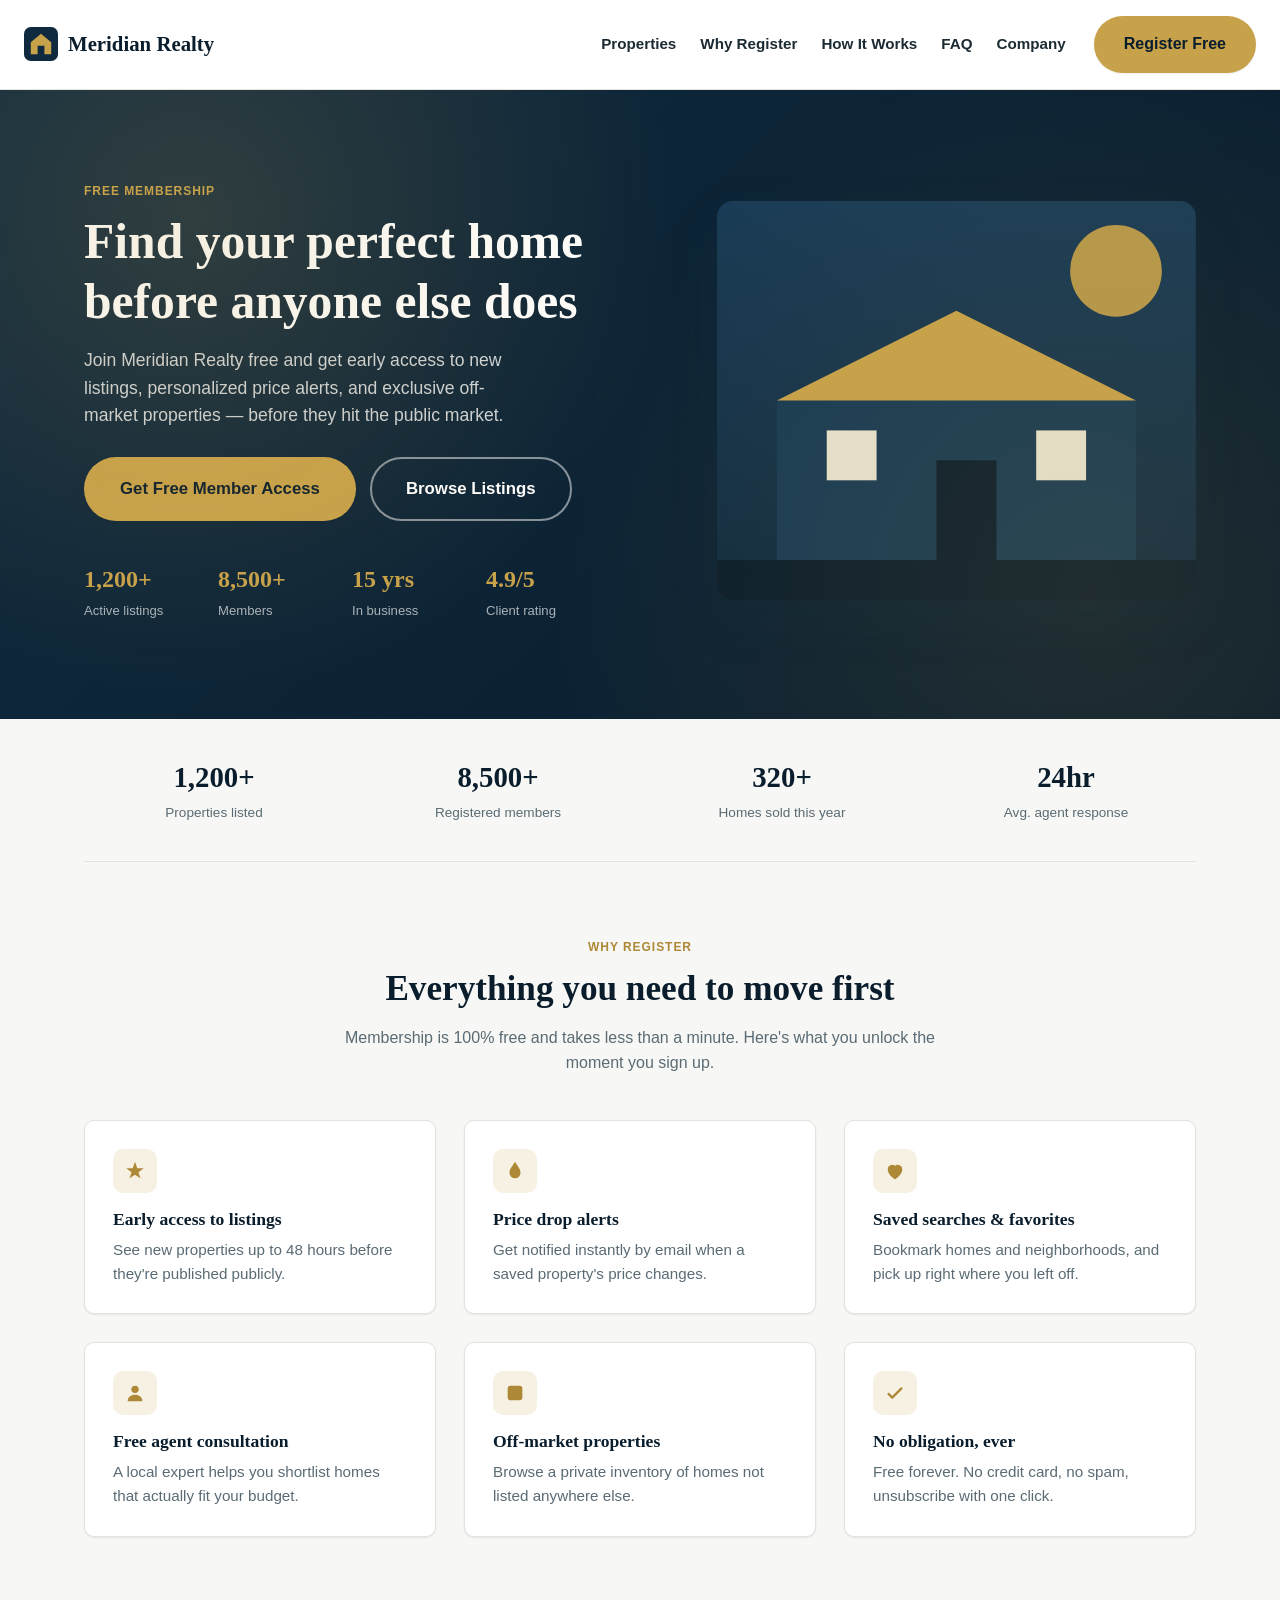
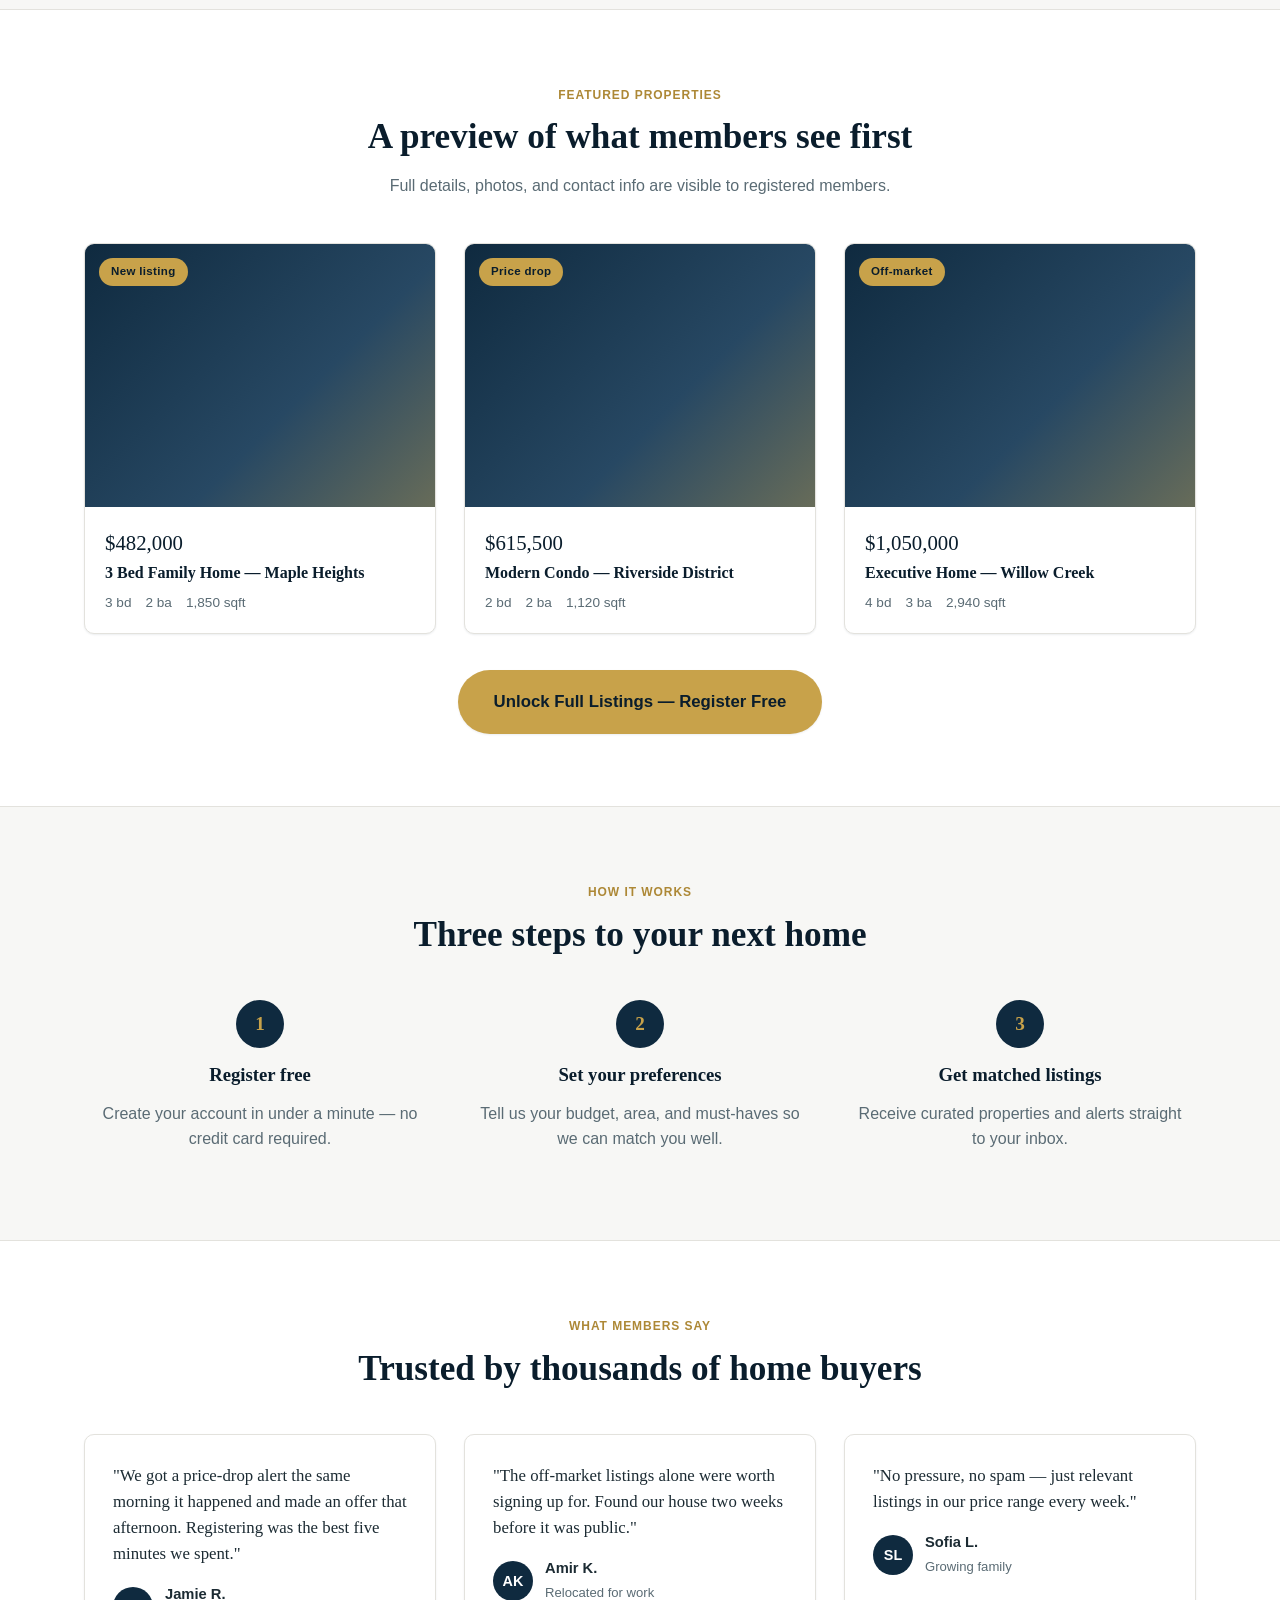
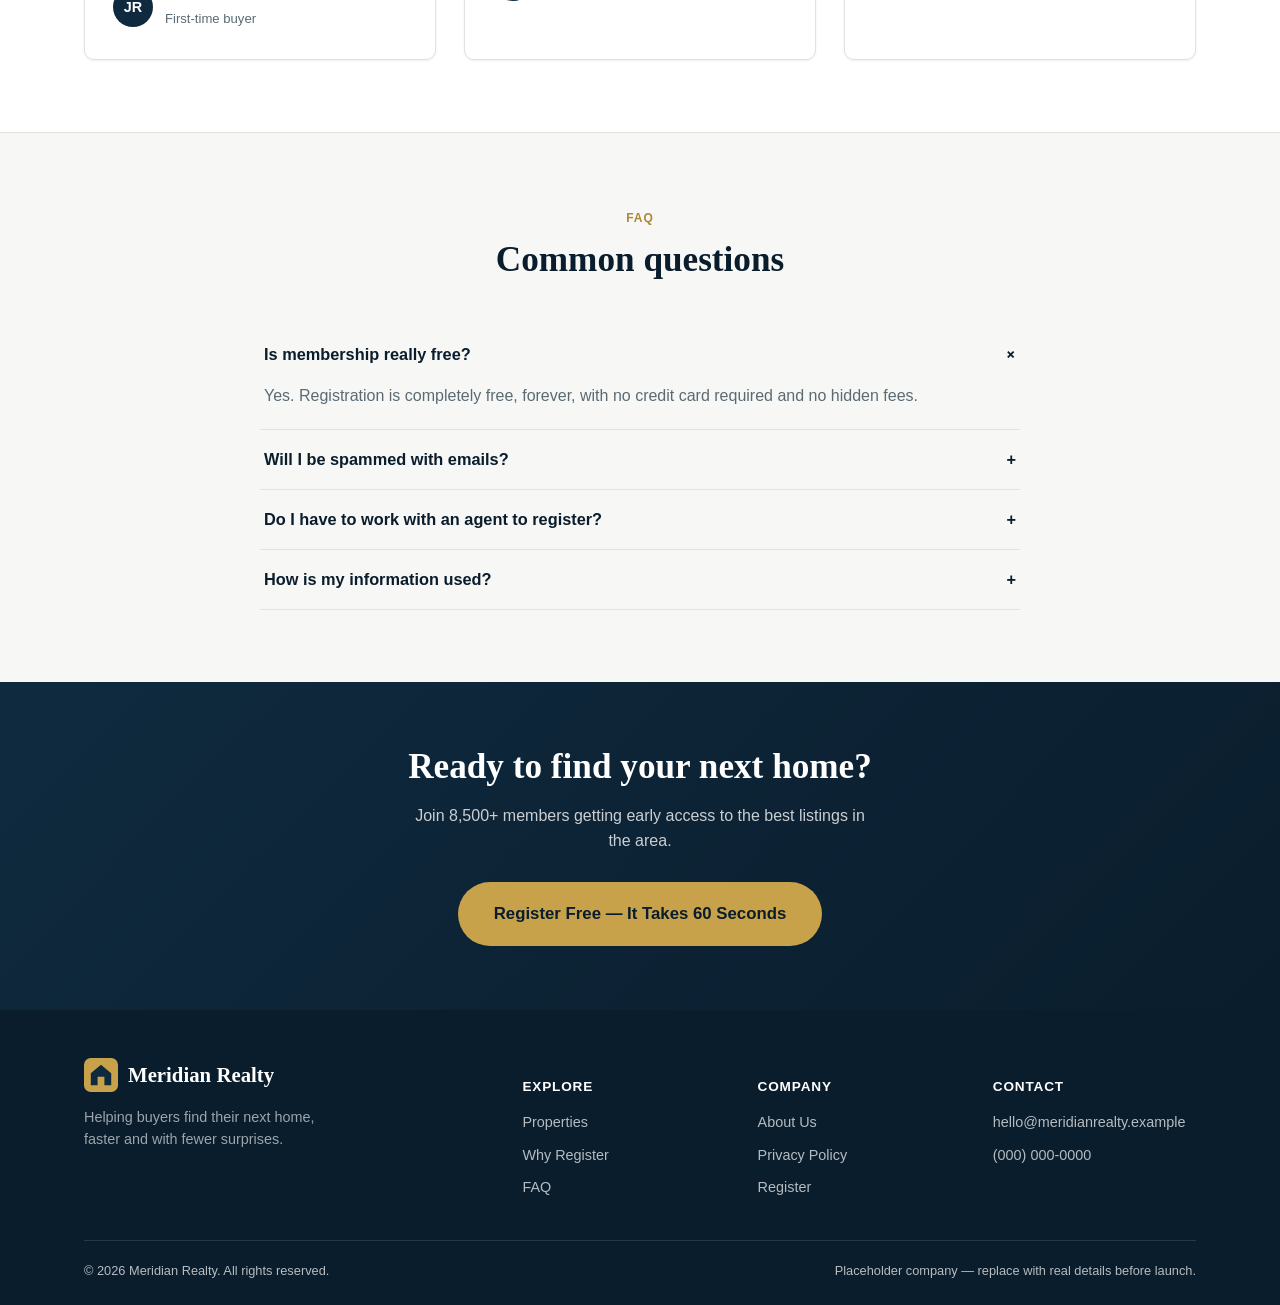
<file: index.html>
<!DOCTYPE html>
<html lang="en">
<head>
  <meta charset="UTF-8" />
  <meta name="viewport" content="width=device-width, initial-scale=1.0" />
  <title>Meridian Realty — Find Your Perfect Home</title>
  <meta name="description" content="Register free with Meridian Realty for early access to new listings, price drop alerts, and off-market properties." />
  <link rel="stylesheet" href="css/styles.css" />
  <!-- GA4: measurement ID lives in js/analytics.js — see README.md -->
  <script src="js/analytics.js"></script>
</head>
<body>

  <header class="site-header">
    <div class="site-header__bar">
      <a class="logo" href="index.html">
        <svg class="logo__mark" viewBox="0 0 40 40" fill="none" xmlns="http://www.w3.org/2000/svg" aria-hidden="true">
          <rect width="40" height="40" rx="8" fill="#0F2A3F"/>
          <path d="M20 8L32 18V32H24V22H16V32H8V18L20 8Z" fill="#C8A24A"/>
        </svg>
        Meridian Realty
      </a>
      <nav class="nav" data-nav>
        <ul class="nav__links">
          <li><a href="index.html#properties">Properties</a></li>
          <li><a href="index.html#benefits">Why Register</a></li>
          <li><a href="index.html#how-it-works">How It Works</a></li>
          <li><a href="index.html#faq">FAQ</a></li>
          <li><a href="company.html">Company</a></li>
        </ul>
        <a class="btn btn--primary" href="register.html" data-cta="header_register">Register Free</a>
        <button class="nav__toggle" data-nav-toggle aria-label="Toggle navigation menu" aria-expanded="false">
          <span></span>
        </button>
      </nav>
    </div>
  </header>

  <main>
    <!-- ================= HERO ================= -->
    <section class="hero">
      <div class="hero__inner">
        <div>
          <span class="eyebrow" style="color:#c8a24a;">Free Membership</span>
          <h1>Find your perfect home before anyone else does</h1>
          <p>Join Meridian Realty free and get early access to new listings, personalized price alerts, and exclusive off-market properties &mdash; before they hit the public market.</p>
          <div class="hero__ctas">
            <a class="btn btn--primary btn--lg" href="register.html" data-cta="hero_register">Get Free Member Access</a>
            <a class="btn btn--ghost btn--lg" href="#properties" data-cta="hero_browse">Browse Listings</a>
          </div>
          <div class="hero__trust">
            <div><strong>1,200+</strong><span>Active listings</span></div>
            <div><strong>8,500+</strong><span>Members</span></div>
            <div><strong>15 yrs</strong><span>In business</span></div>
            <div><strong>4.9/5</strong><span>Client rating</span></div>
          </div>
        </div>
        <div class="hero__art">
          <svg viewBox="0 0 480 400" xmlns="http://www.w3.org/2000/svg" role="img" aria-label="Illustration of a modern house">
            <defs>
              <linearGradient id="skyGrad" x1="0" y1="0" x2="0" y2="1">
                <stop offset="0" stop-color="#1a3c56"/>
                <stop offset="1" stop-color="#0f2a3f"/>
              </linearGradient>
            </defs>
            <rect width="480" height="400" fill="url(#skyGrad)"/>
            <circle cx="400" cy="70" r="46" fill="#c8a24a" opacity="0.9"/>
            <rect x="60" y="200" width="360" height="160" fill="#173a53"/>
            <polygon points="60,200 240,110 420,200" fill="#c8a24a"/>
            <rect x="220" y="260" width="60" height="100" fill="#0a1d2c"/>
            <rect x="110" y="230" width="50" height="50" fill="#e7e2cf"/>
            <rect x="320" y="230" width="50" height="50" fill="#e7e2cf"/>
            <rect x="0" y="360" width="480" height="40" fill="#0a1d2c"/>
          </svg>
        </div>
      </div>
    </section>

    <!-- ================= STAT BAR ================= -->
    <div class="container">
      <div class="statbar" style="border-bottom:1px solid var(--color-border);">
        <div class="statbar__item"><strong>1,200+</strong><span>Properties listed</span></div>
        <div class="statbar__item"><strong>8,500+</strong><span>Registered members</span></div>
        <div class="statbar__item"><strong>320+</strong><span>Homes sold this year</span></div>
        <div class="statbar__item"><strong>24hr</strong><span>Avg. agent response</span></div>
      </div>
    </div>

    <!-- ================= BENEFITS ================= -->
    <section class="section" id="benefits">
      <div class="container">
        <div class="section-head">
          <span class="eyebrow">Why register</span>
          <h2>Everything you need to move first</h2>
          <p>Membership is 100% free and takes less than a minute. Here's what you unlock the moment you sign up.</p>
        </div>
        <div class="grid grid--3">
          <div class="card">
            <div class="card__icon" aria-hidden="true">
              <svg width="22" height="22" viewBox="0 0 24 24" fill="none"><path d="M12 2L14.5 9H21.5L15.8 13.3L18 20L12 16L6 20L8.2 13.3L2.5 9H9.5L12 2Z" fill="currentColor"/></svg>
            </div>
            <h3>Early access to listings</h3>
            <p>See new properties up to 48 hours before they're published publicly.</p>
          </div>
          <div class="card">
            <div class="card__icon" aria-hidden="true">
              <svg width="22" height="22" viewBox="0 0 24 24" fill="none"><path d="M12 2C10 6 6 9 6 14a6 6 0 0012 0c0-5-4-8-6-12z" fill="currentColor"/></svg>
            </div>
            <h3>Price drop alerts</h3>
            <p>Get notified instantly by email when a saved property's price changes.</p>
          </div>
          <div class="card">
            <div class="card__icon" aria-hidden="true">
              <svg width="22" height="22" viewBox="0 0 24 24" fill="none"><path d="M12 21s-8-4.6-8-11a4.8 4.8 0 018-3.6A4.8 4.8 0 0120 10c0 6.4-8 11-8 11z" fill="currentColor"/></svg>
            </div>
            <h3>Saved searches &amp; favorites</h3>
            <p>Bookmark homes and neighborhoods, and pick up right where you left off.</p>
          </div>
          <div class="card">
            <div class="card__icon" aria-hidden="true">
              <svg width="22" height="22" viewBox="0 0 24 24" fill="none"><circle cx="12" cy="8" r="4" fill="currentColor"/><path d="M4 21c0-4.4 3.6-7 8-7s8 2.6 8 7" fill="currentColor"/></svg>
            </div>
            <h3>Free agent consultation</h3>
            <p>A local expert helps you shortlist homes that actually fit your budget.</p>
          </div>
          <div class="card">
            <div class="card__icon" aria-hidden="true">
              <svg width="22" height="22" viewBox="0 0 24 24" fill="none"><rect x="4" y="4" width="16" height="16" rx="3" fill="currentColor"/></svg>
            </div>
            <h3>Off-market properties</h3>
            <p>Browse a private inventory of homes not listed anywhere else.</p>
          </div>
          <div class="card">
            <div class="card__icon" aria-hidden="true">
              <svg width="22" height="22" viewBox="0 0 24 24" fill="none"><path d="M5 13l4 4L19 7" stroke="currentColor" stroke-width="2.5" fill="none" stroke-linecap="round" stroke-linejoin="round"/></svg>
            </div>
            <h3>No obligation, ever</h3>
            <p>Free forever. No credit card, no spam, unsubscribe with one click.</p>
          </div>
        </div>
      </div>
    </section>

    <!-- ================= FEATURED PROPERTIES ================= -->
    <section class="section section--alt" id="properties">
      <div class="container">
        <div class="section-head">
          <span class="eyebrow">Featured properties</span>
          <h2>A preview of what members see first</h2>
          <p>Full details, photos, and contact info are visible to registered members.</p>
        </div>
        <div class="grid grid--3">
          <div class="property">
            <div class="property__media">
              <span class="property__badge">New listing</span>
              <div class="property__lock">
                <svg width="26" height="26" viewBox="0 0 24 24" fill="none"><rect x="5" y="11" width="14" height="9" rx="2" fill="#fff"/><path d="M8 11V8a4 4 0 018 0v3" stroke="#fff" stroke-width="2" fill="none"/></svg>
                <span>Register to view full details</span>
              </div>
            </div>
            <div class="property__body">
              <div class="property__price">$482,000</div>
              <h3 style="font-size:1rem;margin-bottom:0;">3 Bed Family Home &mdash; Maple Heights</h3>
              <div class="property__meta">
                <span>3 bd</span><span>2 ba</span><span>1,850 sqft</span>
              </div>
            </div>
          </div>
          <div class="property">
            <div class="property__media">
              <span class="property__badge">Price drop</span>
              <div class="property__lock">
                <svg width="26" height="26" viewBox="0 0 24 24" fill="none"><rect x="5" y="11" width="14" height="9" rx="2" fill="#fff"/><path d="M8 11V8a4 4 0 018 0v3" stroke="#fff" stroke-width="2" fill="none"/></svg>
                <span>Register to view full details</span>
              </div>
            </div>
            <div class="property__body">
              <div class="property__price">$615,500</div>
              <h3 style="font-size:1rem;margin-bottom:0;">Modern Condo &mdash; Riverside District</h3>
              <div class="property__meta">
                <span>2 bd</span><span>2 ba</span><span>1,120 sqft</span>
              </div>
            </div>
          </div>
          <div class="property">
            <div class="property__media">
              <span class="property__badge">Off-market</span>
              <div class="property__lock">
                <svg width="26" height="26" viewBox="0 0 24 24" fill="none"><rect x="5" y="11" width="14" height="9" rx="2" fill="#fff"/><path d="M8 11V8a4 4 0 018 0v3" stroke="#fff" stroke-width="2" fill="none"/></svg>
                <span>Register to view full details</span>
              </div>
            </div>
            <div class="property__body">
              <div class="property__price">$1,050,000</div>
              <h3 style="font-size:1rem;margin-bottom:0;">Executive Home &mdash; Willow Creek</h3>
              <div class="property__meta">
                <span>4 bd</span><span>3 ba</span><span>2,940 sqft</span>
              </div>
            </div>
          </div>
        </div>
        <div style="text-align:center;margin-top:36px;">
          <a class="btn btn--primary btn--lg" href="register.html" data-cta="properties_unlock">Unlock Full Listings — Register Free</a>
        </div>
      </div>
    </section>

    <!-- ================= HOW IT WORKS ================= -->
    <section class="section" id="how-it-works">
      <div class="container">
        <div class="section-head">
          <span class="eyebrow">How it works</span>
          <h2>Three steps to your next home</h2>
        </div>
        <div class="steps">
          <div class="step">
            <div class="step__num">1</div>
            <h3>Register free</h3>
            <p>Create your account in under a minute &mdash; no credit card required.</p>
          </div>
          <div class="step">
            <div class="step__num">2</div>
            <h3>Set your preferences</h3>
            <p>Tell us your budget, area, and must-haves so we can match you well.</p>
          </div>
          <div class="step">
            <div class="step__num">3</div>
            <h3>Get matched listings</h3>
            <p>Receive curated properties and alerts straight to your inbox.</p>
          </div>
        </div>
      </div>
    </section>

    <!-- ================= TESTIMONIALS ================= -->
    <section class="section section--alt">
      <div class="container">
        <div class="section-head">
          <span class="eyebrow">What members say</span>
          <h2>Trusted by thousands of home buyers</h2>
        </div>
        <div class="grid grid--3">
          <div class="testimonial">
            <p class="testimonial__quote">"We got a price-drop alert the same morning it happened and made an offer that afternoon. Registering was the best five minutes we spent."</p>
            <div class="testimonial__person">
              <div class="testimonial__avatar">JR</div>
              <div><strong>Jamie R.</strong><span>First-time buyer</span></div>
            </div>
          </div>
          <div class="testimonial">
            <p class="testimonial__quote">"The off-market listings alone were worth signing up for. Found our house two weeks before it was public."</p>
            <div class="testimonial__person">
              <div class="testimonial__avatar">AK</div>
              <div><strong>Amir K.</strong><span>Relocated for work</span></div>
            </div>
          </div>
          <div class="testimonial">
            <p class="testimonial__quote">"No pressure, no spam &mdash; just relevant listings in our price range every week."</p>
            <div class="testimonial__person">
              <div class="testimonial__avatar">SL</div>
              <div><strong>Sofia L.</strong><span>Growing family</span></div>
            </div>
          </div>
        </div>
      </div>
    </section>

    <!-- ================= FAQ ================= -->
    <section class="section" id="faq">
      <div class="container">
        <div class="section-head">
          <span class="eyebrow">FAQ</span>
          <h2>Common questions</h2>
        </div>
        <div class="faq">
          <div class="faq-item" data-open="true">
            <button class="faq-item__q" aria-expanded="true">
              Is membership really free?
              <span class="faq-item__icon" aria-hidden="true">+</span>
            </button>
            <div class="faq-item__a"><p>Yes. Registration is completely free, forever, with no credit card required and no hidden fees.</p></div>
          </div>
          <div class="faq-item" data-open="false">
            <button class="faq-item__q" aria-expanded="false">
              Will I be spammed with emails?
              <span class="faq-item__icon" aria-hidden="true">+</span>
            </button>
            <div class="faq-item__a"><p>No. You control your alert frequency and can unsubscribe from any email with one click.</p></div>
          </div>
          <div class="faq-item" data-open="false">
            <button class="faq-item__q" aria-expanded="false">
              Do I have to work with an agent to register?
              <span class="faq-item__icon" aria-hidden="true">+</span>
            </button>
            <div class="faq-item__a"><p>Not at all. Browsing and saving listings is self-serve. Agent consultations are optional and free if you want one.</p></div>
          </div>
          <div class="faq-item" data-open="false">
            <button class="faq-item__q" aria-expanded="false">
              How is my information used?
              <span class="faq-item__icon" aria-hidden="true">+</span>
            </button>
            <div class="faq-item__a"><p>We only use your details to match you with relevant listings. See our <a href="privacy.html">Privacy Policy</a> for details.</p></div>
          </div>
        </div>
      </div>
    </section>

    <!-- ================= FINAL CTA ================= -->
    <section class="cta-band">
      <h2>Ready to find your next home?</h2>
      <p>Join 8,500+ members getting early access to the best listings in the area.</p>
      <div class="hero__ctas" style="justify-content:center;">
        <a class="btn btn--primary btn--lg" href="register.html" data-cta="final_cta_register">Register Free — It Takes 60 Seconds</a>
      </div>
    </section>
  </main>

  <footer class="site-footer">
    <div class="container">
      <div class="footer-grid">
        <div>
          <a class="logo" href="index.html" style="color:#fff;">
            <svg class="logo__mark" viewBox="0 0 40 40" fill="none" xmlns="http://www.w3.org/2000/svg" aria-hidden="true">
              <rect width="40" height="40" rx="8" fill="#C8A24A"/>
              <path d="M20 8L32 18V32H24V22H16V32H8V18L20 8Z" fill="#0F2A3F"/>
            </svg>
            Meridian Realty
          </a>
          <p style="margin-top:14px;max-width:32ch;color:rgba(255,255,255,0.6);">Helping buyers find their next home, faster and with fewer surprises.</p>
        </div>
        <div>
          <h4>Explore</h4>
          <ul>
            <li><a href="index.html#properties">Properties</a></li>
            <li><a href="index.html#benefits">Why Register</a></li>
            <li><a href="index.html#faq">FAQ</a></li>
          </ul>
        </div>
        <div>
          <h4>Company</h4>
          <ul>
            <li><a href="company.html">About Us</a></li>
            <li><a href="privacy.html">Privacy Policy</a></li>
            <li><a href="register.html">Register</a></li>
          </ul>
        </div>
        <div>
          <h4>Contact</h4>
          <ul>
            <li><a href="mailto:hello@meridianrealty.example">hello@meridianrealty.example</a></li>
            <li><a href="tel:+10000000000">(000) 000-0000</a></li>
          </ul>
        </div>
      </div>
      <div class="footer-bottom">
        <span>&copy; 2026 Meridian Realty. All rights reserved.</span>
        <span>Placeholder company &mdash; replace with real details before launch.</span>
      </div>
    </div>
  </footer>

  <script src="js/main.js"></script>
</body>
</html>
</file>
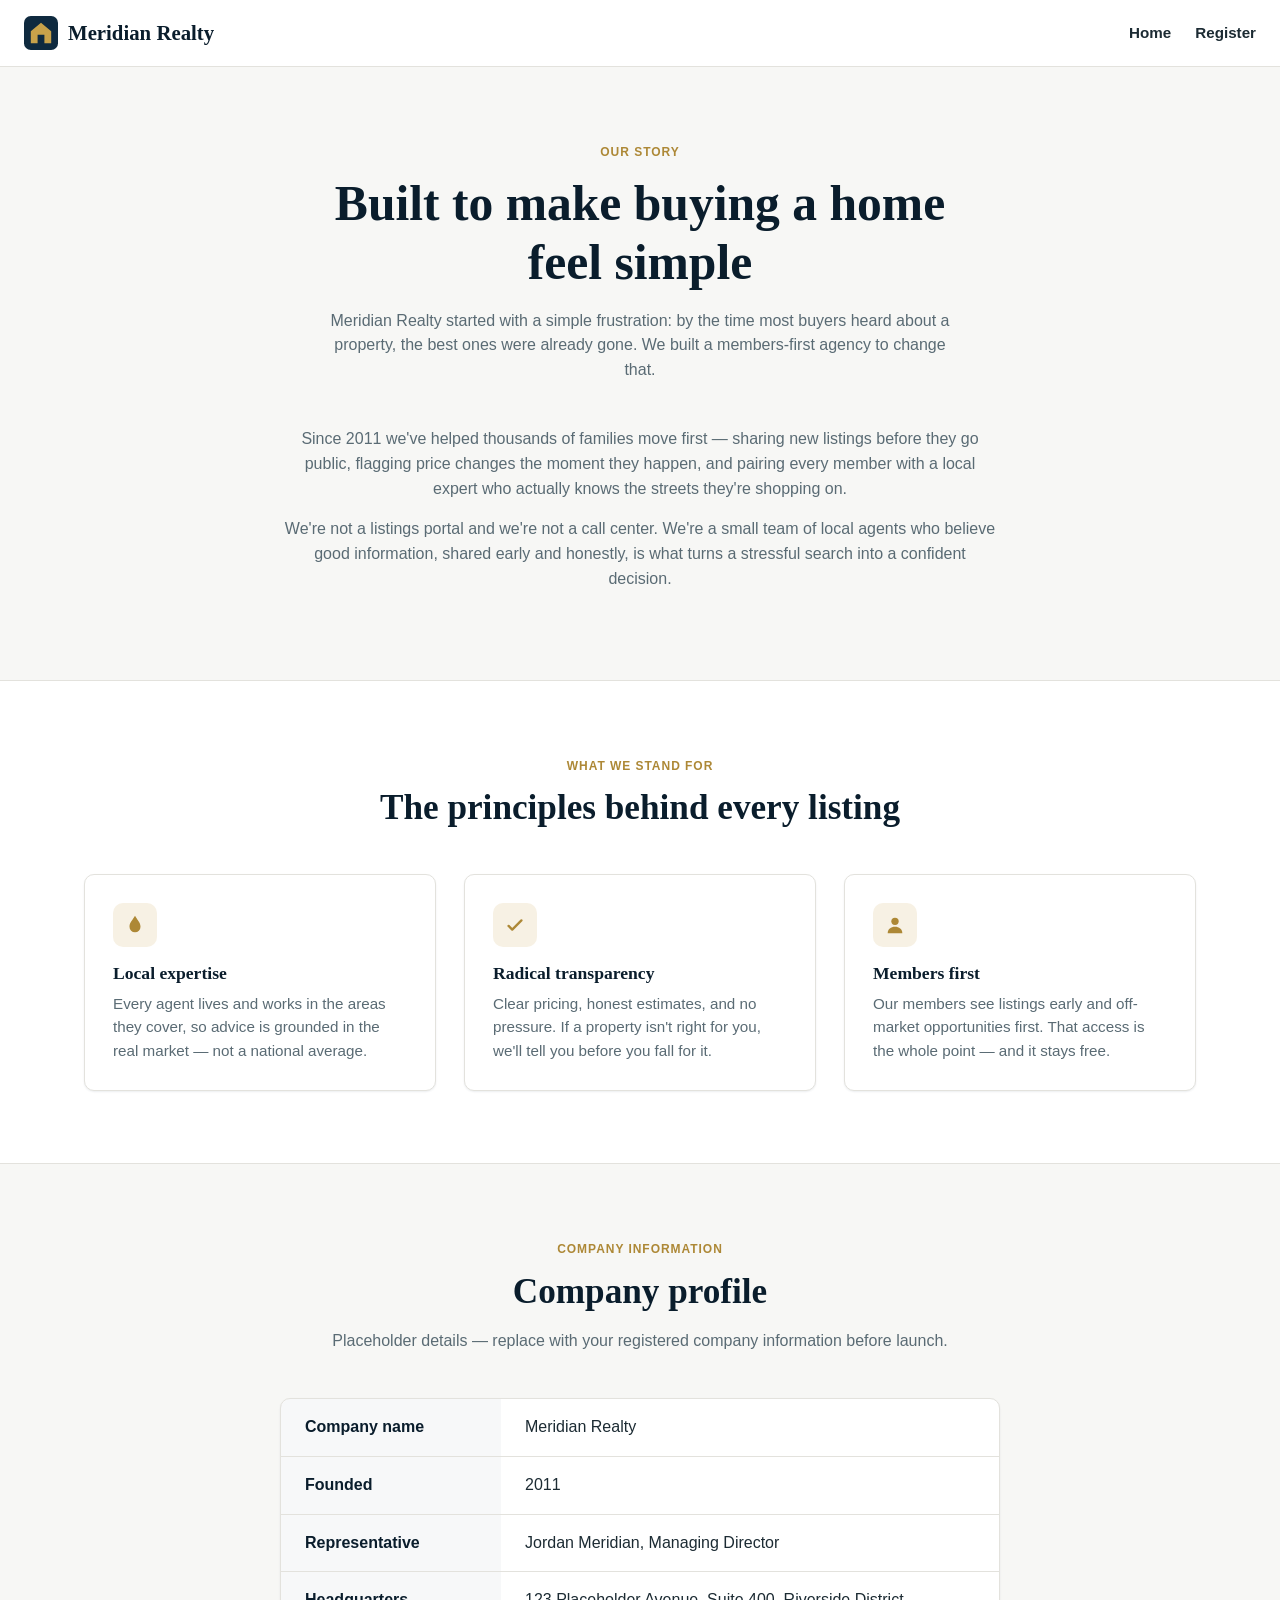
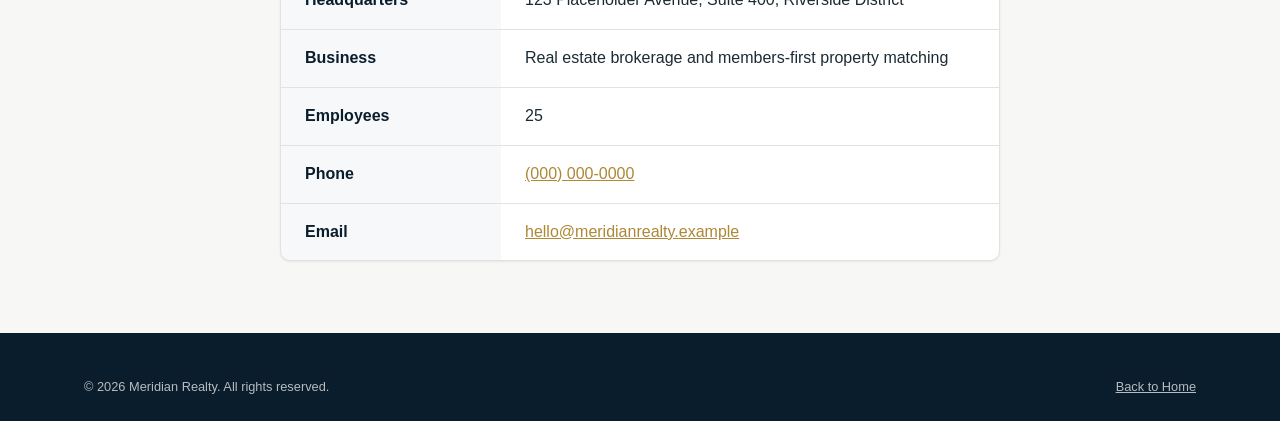
<file: company.html>
<!DOCTYPE html>
<html lang="en">
<head>
  <meta charset="UTF-8" />
  <meta name="viewport" content="width=device-width, initial-scale=1.0" />
  <title>Company — Meridian Realty</title>
  <meta name="description" content="Learn about Meridian Realty — who we are, what we value, and the company details behind the members-first way we help people find their next home." />
  <link rel="stylesheet" href="css/styles.css" />
  <!-- GA4: measurement ID lives in js/analytics.js — see README.md -->
  <script src="js/analytics.js"></script>
</head>
<body>

  <header class="site-header">
    <div class="site-header__bar">
      <a class="logo" href="index.html">
        <svg class="logo__mark" viewBox="0 0 40 40" fill="none" xmlns="http://www.w3.org/2000/svg" aria-hidden="true">
          <rect width="40" height="40" rx="8" fill="#0F2A3F"/>
          <path d="M20 8L32 18V32H24V22H16V32H8V18L20 8Z" fill="#C8A24A"/>
        </svg>
        Meridian Realty
      </a>
      <nav class="nav" data-nav>
        <ul class="nav__links">
          <li><a href="index.html">Home</a></li>
          <li><a href="register.html">Register</a></li>
        </ul>
      </nav>
    </div>
  </header>

  <main>
    <!-- ================= BRAND STORY ================= -->
    <section class="section">
      <div class="container">
        <div class="section-head">
          <span class="eyebrow">Our story</span>
          <h1>Built to make buying a home feel simple</h1>
          <p>Meridian Realty started with a simple frustration: by the time most buyers heard about a property, the best ones were already gone. We built a members-first agency to change that.</p>
        </div>
        <div class="container" style="max-width:760px;text-align:center;">
          <p>Since 2011 we've helped thousands of families move first &mdash; sharing new listings before they go public, flagging price changes the moment they happen, and pairing every member with a local expert who actually knows the streets they're shopping on.</p>
          <p>We're not a listings portal and we're not a call center. We're a small team of local agents who believe good information, shared early and honestly, is what turns a stressful search into a confident decision.</p>
        </div>
      </div>
    </section>

    <!-- ================= VALUES ================= -->
    <section class="section section--alt">
      <div class="container">
        <div class="section-head">
          <span class="eyebrow">What we stand for</span>
          <h2>The principles behind every listing</h2>
        </div>
        <div class="grid grid--3">
          <div class="card">
            <div class="card__icon" aria-hidden="true">
              <svg width="22" height="22" viewBox="0 0 24 24" fill="none"><path d="M12 2C10 6 6 9 6 14a6 6 0 0012 0c0-5-4-8-6-12z" fill="currentColor"/></svg>
            </div>
            <h3>Local expertise</h3>
            <p>Every agent lives and works in the areas they cover, so advice is grounded in the real market &mdash; not a national average.</p>
          </div>
          <div class="card">
            <div class="card__icon" aria-hidden="true">
              <svg width="22" height="22" viewBox="0 0 24 24" fill="none"><path d="M5 13l4 4L19 7" stroke="currentColor" stroke-width="2.5" fill="none" stroke-linecap="round" stroke-linejoin="round"/></svg>
            </div>
            <h3>Radical transparency</h3>
            <p>Clear pricing, honest estimates, and no pressure. If a property isn't right for you, we'll tell you before you fall for it.</p>
          </div>
          <div class="card">
            <div class="card__icon" aria-hidden="true">
              <svg width="22" height="22" viewBox="0 0 24 24" fill="none"><circle cx="12" cy="8" r="4" fill="currentColor"/><path d="M4 21c0-4.4 3.6-7 8-7s8 2.6 8 7" fill="currentColor"/></svg>
            </div>
            <h3>Members first</h3>
            <p>Our members see listings early and off-market opportunities first. That access is the whole point &mdash; and it stays free.</p>
          </div>
        </div>
      </div>
    </section>

    <!-- ================= COMPANY PROFILE ================= -->
    <section class="section" id="profile">
      <div class="container">
        <div class="section-head">
          <span class="eyebrow">Company information</span>
          <h2>Company profile</h2>
          <p>Placeholder details &mdash; replace with your registered company information before launch.</p>
        </div>
        <dl class="company-profile">
          <div class="company-profile__row">
            <dt>Company name</dt>
            <dd>Meridian Realty</dd>
          </div>
          <div class="company-profile__row">
            <dt>Founded</dt>
            <dd>2011</dd>
          </div>
          <div class="company-profile__row">
            <dt>Representative</dt>
            <dd>Jordan Meridian, Managing Director</dd>
          </div>
          <div class="company-profile__row">
            <dt>Headquarters</dt>
            <dd>123 Placeholder Avenue, Suite 400, Riverside District</dd>
          </div>
          <div class="company-profile__row">
            <dt>Business</dt>
            <dd>Real estate brokerage and members-first property matching</dd>
          </div>
          <div class="company-profile__row">
            <dt>Employees</dt>
            <dd>25</dd>
          </div>
          <div class="company-profile__row">
            <dt>Phone</dt>
            <dd><a href="tel:+10000000000">(000) 000-0000</a></dd>
          </div>
          <div class="company-profile__row">
            <dt>Email</dt>
            <dd><a href="mailto:hello@meridianrealty.example">hello@meridianrealty.example</a></dd>
          </div>
        </dl>
      </div>
    </section>
  </main>

  <footer class="site-footer" style="padding:24px 0;">
    <div class="container footer-bottom">
      <span>&copy; 2026 Meridian Realty. All rights reserved.</span>
      <a href="index.html">Back to Home</a>
    </div>
  </footer>

  <script src="js/main.js"></script>
</body>
</html>
</file>
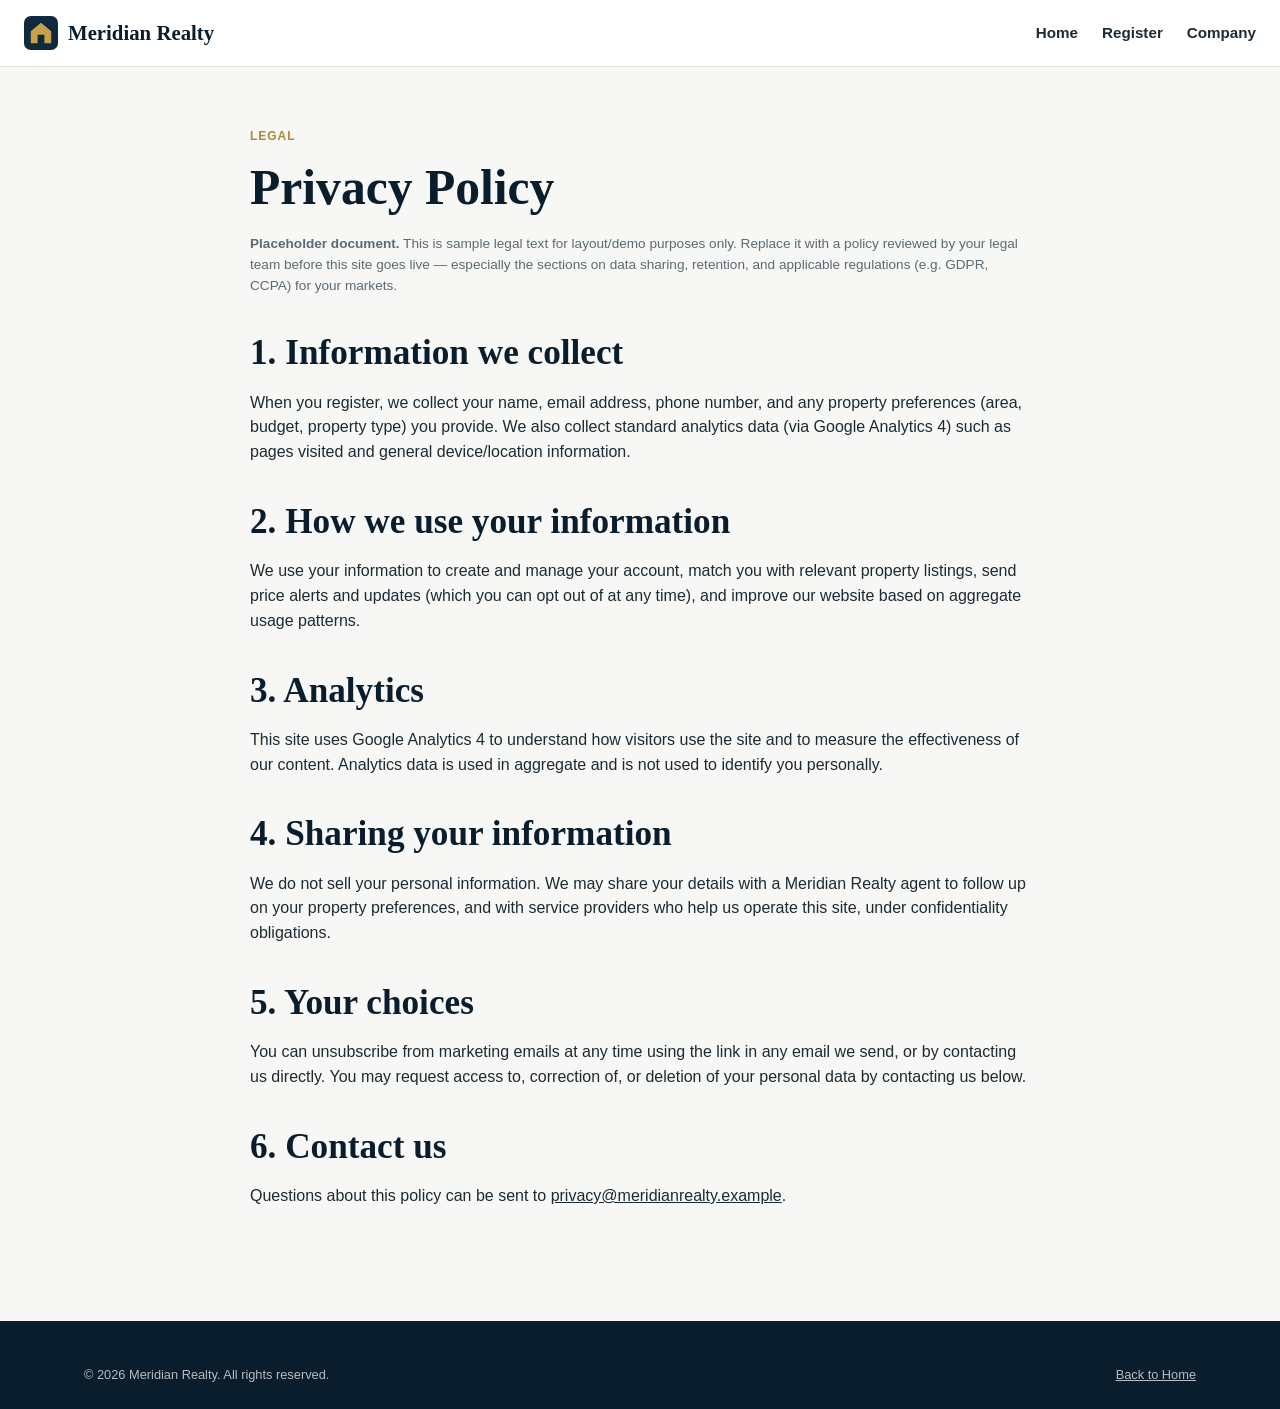
<file: privacy.html>
<!DOCTYPE html>
<html lang="en">
<head>
  <meta charset="UTF-8" />
  <meta name="viewport" content="width=device-width, initial-scale=1.0" />
  <title>Privacy Policy — Meridian Realty</title>
  <link rel="stylesheet" href="css/styles.css" />
  <!-- GA4: measurement ID lives in js/analytics.js — see README.md -->
  <script src="js/analytics.js"></script>
</head>
<body>

  <header class="site-header">
    <div class="site-header__bar">
      <a class="logo" href="index.html">
        <svg class="logo__mark" viewBox="0 0 40 40" fill="none" xmlns="http://www.w3.org/2000/svg" aria-hidden="true">
          <rect width="40" height="40" rx="8" fill="#0F2A3F"/>
          <path d="M20 8L32 18V32H24V22H16V32H8V18L20 8Z" fill="#C8A24A"/>
        </svg>
        Meridian Realty
      </a>
      <nav class="nav" data-nav>
        <ul class="nav__links">
          <li><a href="index.html">Home</a></li>
          <li><a href="register.html">Register</a></li>
          <li><a href="company.html">Company</a></li>
        </ul>
      </nav>
    </div>
  </header>

  <main>
    <div class="container">
      <section class="legal">
        <span class="eyebrow">Legal</span>
        <h1>Privacy Policy</h1>
        <p class="updated">
          <strong>Placeholder document.</strong> This is sample legal text for
          layout/demo purposes only. Replace it with a policy reviewed by
          your legal team before this site goes live &mdash; especially the
          sections on data sharing, retention, and applicable regulations
          (e.g. GDPR, CCPA) for your markets.
        </p>

        <h2>1. Information we collect</h2>
        <p>When you register, we collect your name, email address, phone number, and any property preferences (area, budget, property type) you provide. We also collect standard analytics data (via Google Analytics 4) such as pages visited and general device/location information.</p>

        <h2>2. How we use your information</h2>
        <p>We use your information to create and manage your account, match you with relevant property listings, send price alerts and updates (which you can opt out of at any time), and improve our website based on aggregate usage patterns.</p>

        <h2>3. Analytics</h2>
        <p>This site uses Google Analytics 4 to understand how visitors use the site and to measure the effectiveness of our content. Analytics data is used in aggregate and is not used to identify you personally.</p>

        <h2>4. Sharing your information</h2>
        <p>We do not sell your personal information. We may share your details with a Meridian Realty agent to follow up on your property preferences, and with service providers who help us operate this site, under confidentiality obligations.</p>

        <h2>5. Your choices</h2>
        <p>You can unsubscribe from marketing emails at any time using the link in any email we send, or by contacting us directly. You may request access to, correction of, or deletion of your personal data by contacting us below.</p>

        <h2>6. Contact us</h2>
        <p>Questions about this policy can be sent to <a href="mailto:privacy@meridianrealty.example">privacy@meridianrealty.example</a>.</p>
      </section>
    </div>
  </main>

  <footer class="site-footer" style="padding:24px 0;">
    <div class="container footer-bottom">
      <span>&copy; 2026 Meridian Realty. All rights reserved.</span>
      <a href="index.html">Back to Home</a>
    </div>
  </footer>

  <script src="js/main.js"></script>
</body>
</html>
</file>
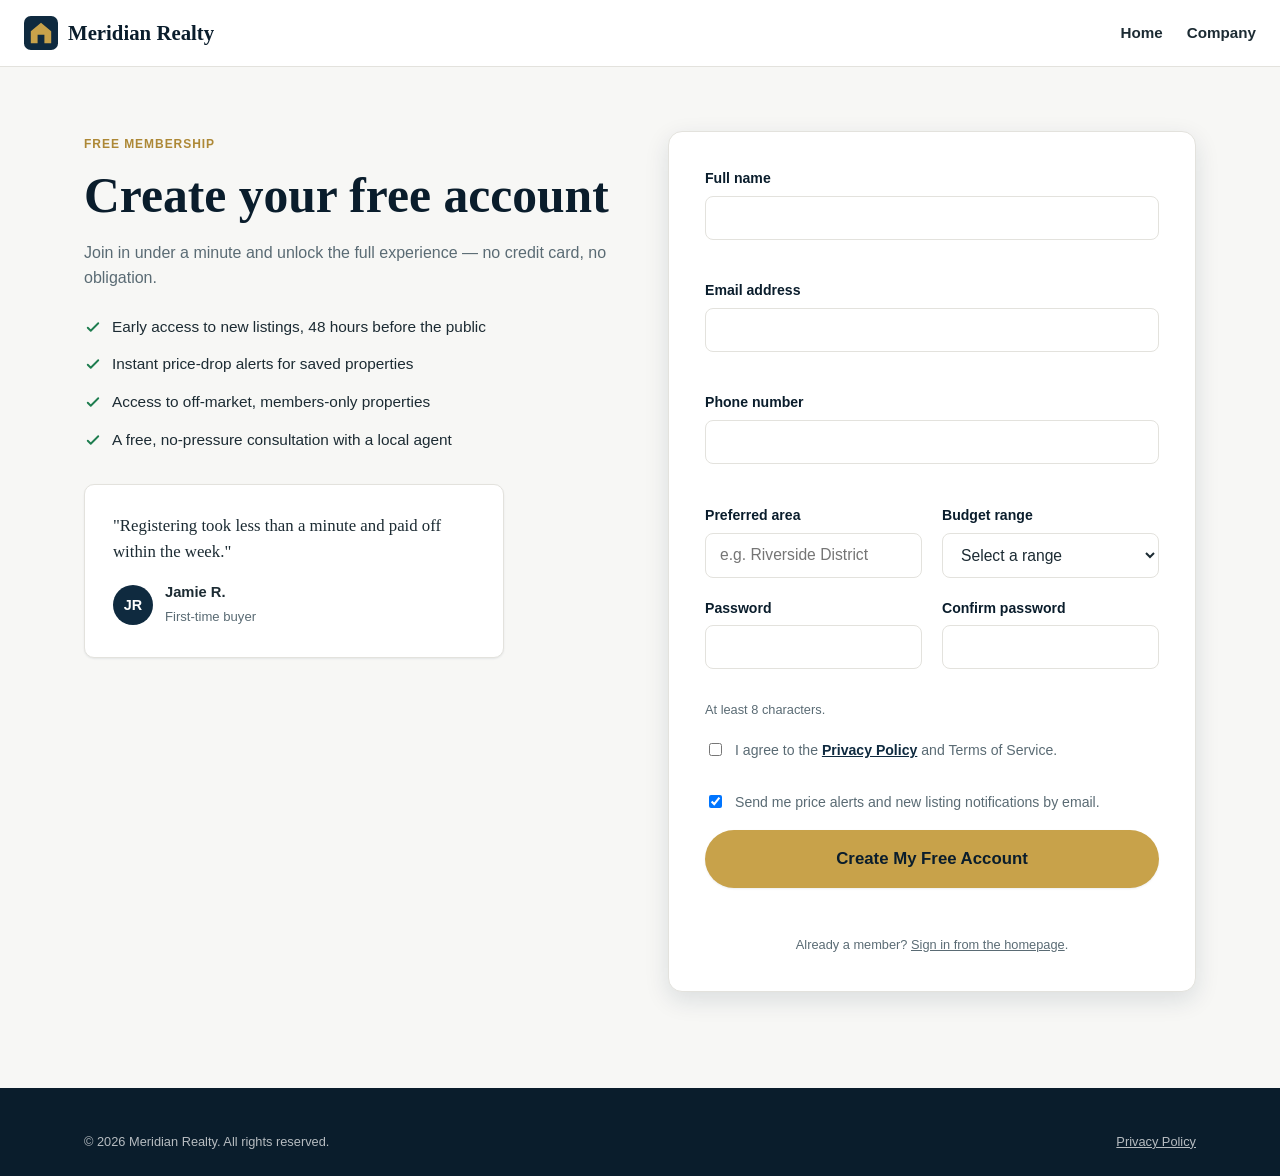
<file: register.html>
<!DOCTYPE html>
<html lang="en">
<head>
  <meta charset="UTF-8" />
  <meta name="viewport" content="width=device-width, initial-scale=1.0" />
  <title>Register Free — Meridian Realty</title>
  <meta name="description" content="Create your free Meridian Realty account for early access to listings, price alerts, and off-market properties." />
  <link rel="stylesheet" href="css/styles.css" />
  <!-- GA4: measurement ID lives in js/analytics.js — see README.md -->
  <script src="js/analytics.js"></script>
</head>
<body>

  <header class="site-header">
    <div class="site-header__bar">
      <a class="logo" href="index.html">
        <svg class="logo__mark" viewBox="0 0 40 40" fill="none" xmlns="http://www.w3.org/2000/svg" aria-hidden="true">
          <rect width="40" height="40" rx="8" fill="#0F2A3F"/>
          <path d="M20 8L32 18V32H24V22H16V32H8V18L20 8Z" fill="#C8A24A"/>
        </svg>
        Meridian Realty
      </a>
      <nav class="nav" data-nav>
        <ul class="nav__links">
          <li><a href="index.html">Home</a></li>
          <li><a href="company.html">Company</a></li>
        </ul>
      </nav>
    </div>
  </header>

  <main>
    <div class="container">
      <div class="reg-layout">

        <!-- ================= VALUE PROP ASIDE ================= -->
        <aside>
          <span class="eyebrow">Free membership</span>
          <h1>Create your free account</h1>
          <p>Join in under a minute and unlock the full experience &mdash; no credit card, no obligation.</p>

          <ul class="reg-aside__list">
            <li>
              <svg width="18" height="18" viewBox="0 0 24 24" fill="none"><path d="M5 13l4 4L19 7" stroke="currentColor" stroke-width="2.5" fill="none" stroke-linecap="round" stroke-linejoin="round"/></svg>
              Early access to new listings, 48 hours before the public
            </li>
            <li>
              <svg width="18" height="18" viewBox="0 0 24 24" fill="none"><path d="M5 13l4 4L19 7" stroke="currentColor" stroke-width="2.5" fill="none" stroke-linecap="round" stroke-linejoin="round"/></svg>
              Instant price-drop alerts for saved properties
            </li>
            <li>
              <svg width="18" height="18" viewBox="0 0 24 24" fill="none"><path d="M5 13l4 4L19 7" stroke="currentColor" stroke-width="2.5" fill="none" stroke-linecap="round" stroke-linejoin="round"/></svg>
              Access to off-market, members-only properties
            </li>
            <li>
              <svg width="18" height="18" viewBox="0 0 24 24" fill="none"><path d="M5 13l4 4L19 7" stroke="currentColor" stroke-width="2.5" fill="none" stroke-linecap="round" stroke-linejoin="round"/></svg>
              A free, no-pressure consultation with a local agent
            </li>
          </ul>

          <div class="testimonial" style="max-width:420px;">
            <p class="testimonial__quote">"Registering took less than a minute and paid off within the week."</p>
            <div class="testimonial__person">
              <div class="testimonial__avatar">JR</div>
              <div><strong>Jamie R.</strong><span>First-time buyer</span></div>
            </div>
          </div>
        </aside>

        <!-- ================= FORM ================= -->
        <div class="form-card">
          <form id="register-form" novalidate>
            <div class="form-row" data-field="fullName">
              <label for="fullName">Full name</label>
              <input type="text" id="fullName" name="fullName" autocomplete="name" required />
              <div class="form-error" role="alert"></div>
            </div>

            <div class="form-row" data-field="email">
              <label for="email">Email address</label>
              <input type="email" id="email" name="email" autocomplete="email" required />
              <div class="form-error" role="alert"></div>
            </div>

            <div class="form-row" data-field="phone">
              <label for="phone">Phone number</label>
              <input type="tel" id="phone" name="phone" autocomplete="tel" required />
              <div class="form-error" role="alert"></div>
            </div>

            <div class="form-row--2col" style="margin-bottom:20px;">
              <div class="form-row" data-field="area" style="margin-bottom:0;">
                <label for="area">Preferred area</label>
                <input type="text" id="area" name="area" placeholder="e.g. Riverside District" />
              </div>
              <div class="form-row" data-field="budget" style="margin-bottom:0;">
                <label for="budget">Budget range</label>
                <select id="budget" name="budget">
                  <option value="">Select a range</option>
                  <option value="under-300k">Under $300,000</option>
                  <option value="300k-500k">$300,000 &ndash; $500,000</option>
                  <option value="500k-800k">$500,000 &ndash; $800,000</option>
                  <option value="800k-plus">$800,000+</option>
                </select>
              </div>
            </div>

            <div class="form-row--2col" style="margin-bottom:20px;">
              <div class="form-row" data-field="password" style="margin-bottom:0;">
                <label for="password">Password</label>
                <input type="password" id="password" name="password" autocomplete="new-password" required />
                <div class="form-error" role="alert"></div>
              </div>
              <div class="form-row" data-field="confirmPassword" style="margin-bottom:0;">
                <label for="confirmPassword">Confirm password</label>
                <input type="password" id="confirmPassword" name="confirmPassword" autocomplete="new-password" required />
                <div class="form-error" role="alert"></div>
              </div>
            </div>
            <p class="form-hint" style="margin-top:-10px;margin-bottom:20px;">At least 8 characters.</p>

            <div class="checkbox-row" data-field="consent">
              <input type="checkbox" id="consent" name="consent" required />
              <label for="consent">I agree to the <a href="privacy.html">Privacy Policy</a> and Terms of Service.</label>
            </div>
            <div class="form-error" data-field="consent" style="margin-top:-12px;margin-bottom:12px;"></div>

            <div class="checkbox-row">
              <input type="checkbox" id="marketingOptIn" name="marketingOptIn" checked />
              <label for="marketingOptIn">Send me price alerts and new listing notifications by email.</label>
            </div>

            <button type="submit" class="btn btn--primary btn--block btn--lg" data-submit-btn data-cta="form_submit">
              Create My Free Account
            </button>
            <div class="form-status" data-form-status role="status"></div>
            <p class="form-hint" style="text-align:center;margin-top:14px;">Already a member? <a href="index.html">Sign in from the homepage</a>.</p>
          </form>
        </div>

      </div>
    </div>
  </main>

  <footer class="site-footer" style="padding:24px 0;">
    <div class="container footer-bottom">
      <span>&copy; 2026 Meridian Realty. All rights reserved.</span>
      <a href="privacy.html">Privacy Policy</a>
    </div>
  </footer>

  <script src="js/main.js"></script>
  <script src="js/register-form.js"></script>
</body>
</html>
</file>
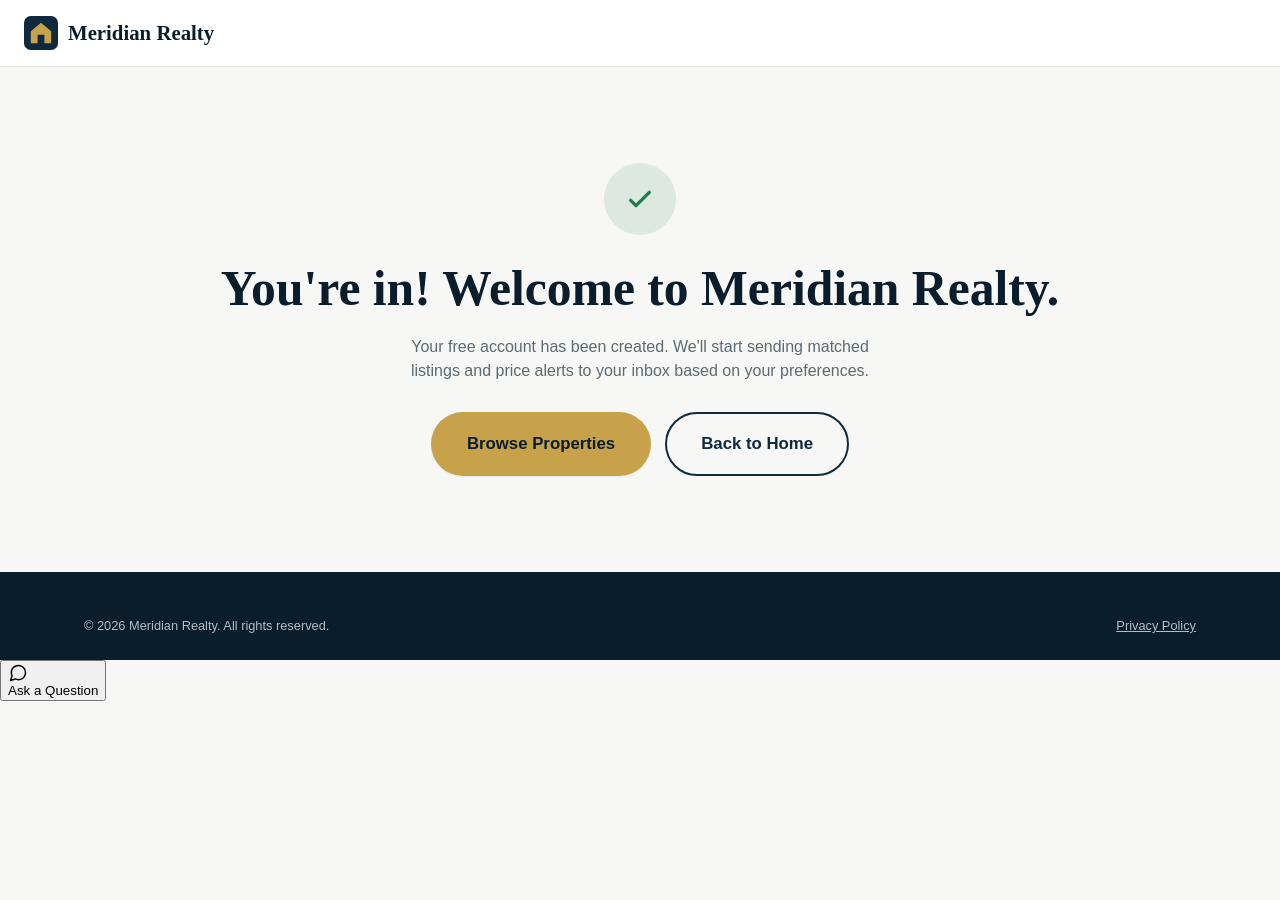
<file: thank-you.html>
<!DOCTYPE html>
<html lang="en">
<head>
  <meta charset="UTF-8" />
  <meta name="viewport" content="width=device-width, initial-scale=1.0" />
  <title>Welcome to Meridian Realty</title>
  <meta name="robots" content="noindex" />
  <link rel="stylesheet" href="css/styles.css" />
  <!-- GA4: measurement ID lives in js/analytics.js — see README.md -->
  <script src="js/analytics.js"></script>
</head>
<body>

  <header class="site-header">
    <div class="site-header__bar">
      <a class="logo" href="index.html">
        <svg class="logo__mark" viewBox="0 0 40 40" fill="none" xmlns="http://www.w3.org/2000/svg" aria-hidden="true">
          <rect width="40" height="40" rx="8" fill="#0F2A3F"/>
          <path d="M20 8L32 18V32H24V22H16V32H8V18L20 8Z" fill="#C8A24A"/>
        </svg>
        Meridian Realty
      </a>
    </div>
  </header>

  <main>
    <div class="container">
      <section class="simple-page">
        <div class="simple-page__icon" aria-hidden="true">
          <svg width="32" height="32" viewBox="0 0 24 24" fill="none"><path d="M5 13l4 4L19 7" stroke="currentColor" stroke-width="2.5" fill="none" stroke-linecap="round" stroke-linejoin="round"/></svg>
        </div>
        <h1>You're in! Welcome to Meridian Realty.</h1>
        <p style="max-width:52ch;margin-left:auto;margin-right:auto;">
          Your free account has been created. We'll start sending matched listings and
          price alerts to your inbox based on your preferences.
        </p>
        <div class="simple-page__actions">
          <a class="btn btn--primary btn--lg" href="index.html#properties" data-cta="thankyou_browse">Browse Properties</a>
          <a class="btn btn--outline btn--lg" href="index.html" data-cta="thankyou_home">Back to Home</a>
        </div>
      </section>
    </div>
  </main>

  <footer class="site-footer" style="padding:24px 0;">
    <div class="container footer-bottom">
      <span>&copy; 2026 Meridian Realty. All rights reserved.</span>
      <a href="privacy.html">Privacy Policy</a>
    </div>
  </footer>

  <script src="js/main.js"></script>
  <script src="js/quick-inquiry.js"></script>
  <script>
    // This page is the destination of a completed registration, which
    // makes it a natural place to (optionally) mark a GA4 Conversion
    // on the "view_conversion_page" event in the GA4 UI, in addition
    // to the "sign_up" / "generate_lead" events already fired from
    // js/register-form.js right before the redirect here.
    trackEvent("view_conversion_page", { page_name: "registration_thank_you" });
  </script>
</body>
</html>
</file>
<file: css/styles.css>
/* ============================================================
   Meridian Realty — shared stylesheet
   Placeholder brand name/colors — swap freely, see README.md
   ============================================================ */

:root {
  --color-navy: #0f2a3f;
  --color-navy-dark: #0a1d2c;
  --color-gold: #c8a24a;
  --color-gold-dark: #ad8836;
  --color-bg: #f7f7f5;
  --color-card: #ffffff;
  --color-text: #1c2b33;
  --color-text-muted: #5a6b74;
  --color-border: #e3e2dd;
  --color-success: #1e7d4f;
  --color-error: #b3261e;
  --shadow-sm: 0 1px 2px rgba(15, 42, 63, 0.08);
  --shadow-md: 0 8px 24px rgba(15, 42, 63, 0.12);
  --shadow-lg: 0 20px 48px rgba(15, 42, 63, 0.18);
  --radius: 10px;
  --max-width: 1160px;
  --font-body: -apple-system, BlinkMacSystemFont, "Segoe UI", Roboto, Helvetica, Arial, sans-serif;
  --font-heading: Georgia, "Times New Roman", serif;
}

* {
  box-sizing: border-box;
}

html {
  scroll-behavior: smooth;
}

body {
  margin: 0;
  font-family: var(--font-body);
  color: var(--color-text);
  background: var(--color-bg);
  line-height: 1.55;
  -webkit-font-smoothing: antialiased;
}

img,
svg {
  max-width: 100%;
  display: block;
}

a {
  color: inherit;
}

.container {
  max-width: var(--max-width);
  margin: 0 auto;
  padding: 0 24px;
}

h1,
h2,
h3 {
  font-family: var(--font-heading);
  line-height: 1.2;
  margin: 0 0 16px;
  color: var(--color-navy-dark);
}

h1 {
  font-size: clamp(2rem, 4vw, 3.1rem);
}

h2 {
  font-size: clamp(1.6rem, 3vw, 2.2rem);
}

p {
  margin: 0 0 16px;
  color: var(--color-text-muted);
}

.eyebrow {
  display: inline-block;
  text-transform: uppercase;
  letter-spacing: 0.08em;
  font-size: 0.75rem;
  font-weight: 700;
  color: var(--color-gold-dark);
  margin-bottom: 12px;
}

.section {
  padding: 72px 0;
}

.section--tight {
  padding: 48px 0;
}

.section--alt {
  background: var(--color-card);
  border-top: 1px solid var(--color-border);
  border-bottom: 1px solid var(--color-border);
}

.section-head {
  max-width: 640px;
  margin: 0 auto 44px;
  text-align: center;
}

/* ---------- Buttons ---------- */
.btn {
  display: inline-flex;
  align-items: center;
  justify-content: center;
  gap: 8px;
  padding: 14px 28px;
  border-radius: 999px;
  font-weight: 700;
  font-size: 1rem;
  text-decoration: none;
  cursor: pointer;
  border: 2px solid transparent;
  transition: transform 0.15s ease, box-shadow 0.15s ease, background 0.15s ease;
  font-family: var(--font-body);
}

.btn:hover {
  transform: translateY(-1px);
}

.btn:focus-visible {
  outline: 3px solid var(--color-gold);
  outline-offset: 2px;
}

.btn--primary {
  background: var(--color-gold);
  color: var(--color-navy-dark);
  box-shadow: var(--shadow-sm);
}

.btn--primary:hover {
  background: var(--color-gold-dark);
  box-shadow: var(--shadow-md);
}

.btn--ghost {
  background: transparent;
  border-color: rgba(255, 255, 255, 0.5);
  color: #fff;
}

.btn--ghost:hover {
  background: rgba(255, 255, 255, 0.12);
}

.btn--outline {
  background: transparent;
  border-color: var(--color-navy);
  color: var(--color-navy);
}

.btn--outline:hover {
  background: var(--color-navy);
  color: #fff;
}

.btn--block {
  width: 100%;
}

.btn--lg {
  padding: 17px 34px;
  font-size: 1.05rem;
}

/* ---------- Header ---------- */
.site-header {
  position: sticky;
  top: 0;
  z-index: 50;
  background: rgba(255, 255, 255, 0.92);
  backdrop-filter: saturate(180%) blur(8px);
  border-bottom: 1px solid var(--color-border);
}

.site-header__bar {
  display: flex;
  align-items: center;
  justify-content: space-between;
  padding: 16px 24px;
  gap: 16px;
}

.logo {
  display: flex;
  align-items: center;
  gap: 10px;
  font-family: var(--font-heading);
  font-weight: 700;
  font-size: 1.3rem;
  color: var(--color-navy-dark);
  text-decoration: none;
  white-space: nowrap;
}

.logo__mark {
  width: 34px;
  height: 34px;
  flex-shrink: 0;
}

.nav {
  display: flex;
  align-items: center;
  gap: 28px;
}

.nav__links {
  display: flex;
  gap: 24px;
  list-style: none;
  margin: 0;
  padding: 0;
}

.nav__links a {
  text-decoration: none;
  color: var(--color-text);
  font-weight: 600;
  font-size: 0.95rem;
}

.nav__links a:hover {
  color: var(--color-gold-dark);
}

.nav__toggle {
  display: none;
  background: none;
  border: none;
  cursor: pointer;
  padding: 8px;
}

.nav__toggle span,
.nav__toggle::before,
.nav__toggle::after {
  content: "";
  display: block;
  width: 24px;
  height: 2px;
  background: var(--color-navy-dark);
  margin: 5px 0;
}

/* ---------- Hero ---------- */
.hero {
  position: relative;
  background: linear-gradient(135deg, var(--color-navy) 0%, var(--color-navy-dark) 100%);
  color: #fff;
  overflow: hidden;
}

.hero::after {
  content: "";
  position: absolute;
  inset: 0;
  background-image: radial-gradient(circle at 15% 20%, rgba(200, 162, 74, 0.18), transparent 40%),
    radial-gradient(circle at 85% 80%, rgba(200, 162, 74, 0.12), transparent 45%);
  pointer-events: none;
}

.hero__inner {
  position: relative;
  display: grid;
  grid-template-columns: 1.1fr 0.9fr;
  align-items: center;
  gap: 48px;
  padding: 88px 24px 96px;
  max-width: var(--max-width);
  margin: 0 auto;
}

.hero h1 {
  color: #fff;
}

.hero p {
  color: rgba(255, 255, 255, 0.8);
  font-size: 1.1rem;
  max-width: 46ch;
}

.hero__ctas {
  display: flex;
  gap: 14px;
  flex-wrap: wrap;
  margin-top: 28px;
}

.hero__trust {
  display: flex;
  gap: 24px;
  margin-top: 40px;
  flex-wrap: wrap;
}

.hero__trust div {
  min-width: 110px;
}

.hero__trust strong {
  display: block;
  font-size: 1.5rem;
  font-family: var(--font-heading);
  color: var(--color-gold);
}

.hero__trust span {
  font-size: 0.82rem;
  color: rgba(255, 255, 255, 0.65);
}

.hero__art {
  position: relative;
  border-radius: 16px;
  overflow: hidden;
  box-shadow: var(--shadow-lg);
}

/* ---------- Stat / trust bar ---------- */
.statbar {
  display: grid;
  grid-template-columns: repeat(4, 1fr);
  gap: 24px;
  padding: 36px 0;
}

.statbar__item {
  text-align: center;
}

.statbar__item strong {
  display: block;
  font-family: var(--font-heading);
  font-size: 1.8rem;
  color: var(--color-navy-dark);
}

.statbar__item span {
  font-size: 0.85rem;
  color: var(--color-text-muted);
}

/* ---------- Cards / grids ---------- */
.grid {
  display: grid;
  gap: 28px;
}

.grid--3 {
  grid-template-columns: repeat(3, 1fr);
}

.grid--4 {
  grid-template-columns: repeat(4, 1fr);
}

.card {
  background: var(--color-card);
  border: 1px solid var(--color-border);
  border-radius: var(--radius);
  padding: 28px;
  box-shadow: var(--shadow-sm);
}

.card__icon {
  width: 44px;
  height: 44px;
  border-radius: 10px;
  background: rgba(200, 162, 74, 0.15);
  display: flex;
  align-items: center;
  justify-content: center;
  margin-bottom: 16px;
  color: var(--color-gold-dark);
}

.card h3 {
  font-size: 1.1rem;
  margin-bottom: 8px;
}

.card p {
  margin-bottom: 0;
  font-size: 0.95rem;
}

/* ---------- Property cards ---------- */
.property {
  background: var(--color-card);
  border: 1px solid var(--color-border);
  border-radius: var(--radius);
  overflow: hidden;
  box-shadow: var(--shadow-sm);
  transition: box-shadow 0.15s ease, transform 0.15s ease;
}

.property:hover {
  box-shadow: var(--shadow-md);
  transform: translateY(-2px);
}

.property__media {
  position: relative;
  aspect-ratio: 4 / 3;
  background: linear-gradient(135deg, var(--color-navy) 0%, #274863 60%, var(--color-gold) 160%);
}

.property__badge {
  position: absolute;
  top: 14px;
  left: 14px;
  background: var(--color-gold);
  color: var(--color-navy-dark);
  font-size: 0.72rem;
  font-weight: 700;
  padding: 5px 12px;
  border-radius: 999px;
  letter-spacing: 0.03em;
}

.property__lock {
  position: absolute;
  inset: 0;
  display: flex;
  flex-direction: column;
  align-items: center;
  justify-content: center;
  gap: 10px;
  color: #fff;
  background: rgba(10, 29, 44, 0.35);
  opacity: 0;
  transition: opacity 0.15s ease;
  text-align: center;
  padding: 16px;
}

.property:hover .property__lock {
  opacity: 1;
}

.property__body {
  padding: 20px;
}

.property__price {
  font-family: var(--font-heading);
  font-size: 1.3rem;
  color: var(--color-navy-dark);
  margin-bottom: 4px;
}

.property__meta {
  display: flex;
  gap: 14px;
  font-size: 0.85rem;
  color: var(--color-text-muted);
  margin-top: 10px;
}

/* ---------- Steps ---------- */
.steps {
  display: grid;
  grid-template-columns: repeat(3, 1fr);
  gap: 28px;
  counter-reset: step;
}

.step {
  text-align: center;
  padding: 0 12px;
}

.step__num {
  width: 48px;
  height: 48px;
  border-radius: 50%;
  background: var(--color-navy);
  color: var(--color-gold);
  font-family: var(--font-heading);
  font-weight: 700;
  font-size: 1.2rem;
  display: flex;
  align-items: center;
  justify-content: center;
  margin: 0 auto 16px;
}

/* ---------- Testimonials ---------- */
.testimonial {
  background: var(--color-card);
  border: 1px solid var(--color-border);
  border-radius: var(--radius);
  padding: 28px;
  box-shadow: var(--shadow-sm);
}

.testimonial__quote {
  font-family: var(--font-heading);
  font-size: 1.05rem;
  color: var(--color-text);
  margin-bottom: 16px;
}

.testimonial__person {
  display: flex;
  align-items: center;
  gap: 12px;
}

.testimonial__avatar {
  width: 40px;
  height: 40px;
  border-radius: 50%;
  background: var(--color-navy);
  color: #fff;
  display: flex;
  align-items: center;
  justify-content: center;
  font-weight: 700;
  font-size: 0.9rem;
  flex-shrink: 0;
}

.testimonial__person strong {
  display: block;
  font-size: 0.92rem;
}

.testimonial__person span {
  font-size: 0.82rem;
  color: var(--color-text-muted);
}

/* ---------- FAQ ---------- */
.faq {
  max-width: 760px;
  margin: 0 auto;
}

.faq-item {
  border-bottom: 1px solid var(--color-border);
}

.faq-item__q {
  width: 100%;
  text-align: left;
  background: none;
  border: none;
  padding: 20px 4px;
  font-size: 1.02rem;
  font-weight: 700;
  color: var(--color-navy-dark);
  cursor: pointer;
  display: flex;
  align-items: center;
  justify-content: space-between;
  gap: 16px;
  font-family: var(--font-body);
}

.faq-item__q:focus-visible {
  outline: 2px solid var(--color-gold);
}

.faq-item__icon {
  flex-shrink: 0;
  transition: transform 0.15s ease;
}

.faq-item[data-open="true"] .faq-item__icon {
  transform: rotate(45deg);
}

.faq-item__a {
  max-height: 0;
  overflow: hidden;
  transition: max-height 0.2s ease;
}

.faq-item[data-open="true"] .faq-item__a {
  max-height: 240px;
}

.faq-item__a p {
  padding: 0 4px 20px;
  margin: 0;
}

/* ---------- Final CTA band ---------- */
.cta-band {
  background: linear-gradient(135deg, var(--color-navy) 0%, var(--color-navy-dark) 100%);
  color: #fff;
  text-align: center;
  padding: 64px 24px;
}

.cta-band h2 {
  color: #fff;
}

.cta-band p {
  color: rgba(255, 255, 255, 0.78);
  max-width: 52ch;
  margin-left: auto;
  margin-right: auto;
}

/* ---------- Footer ---------- */
.site-footer {
  background: var(--color-navy-dark);
  color: rgba(255, 255, 255, 0.7);
  padding: 48px 0 24px;
  font-size: 0.9rem;
}

.footer-grid {
  display: grid;
  grid-template-columns: 2fr 1fr 1fr 1fr;
  gap: 32px;
  padding-bottom: 32px;
  border-bottom: 1px solid rgba(255, 255, 255, 0.12);
}

.footer-grid h4 {
  color: #fff;
  font-size: 0.85rem;
  text-transform: uppercase;
  letter-spacing: 0.06em;
  margin-bottom: 14px;
}

.footer-grid ul {
  list-style: none;
  margin: 0;
  padding: 0;
}

.footer-grid li {
  margin-bottom: 10px;
}

.footer-grid a {
  color: rgba(255, 255, 255, 0.7);
  text-decoration: none;
}

.footer-grid a:hover {
  color: var(--color-gold);
}

.footer-bottom {
  display: flex;
  justify-content: space-between;
  align-items: center;
  padding-top: 20px;
  flex-wrap: wrap;
  gap: 12px;
  font-size: 0.8rem;
}

/* ---------- Registration page ---------- */
.reg-layout {
  display: grid;
  grid-template-columns: 1fr 1fr;
  gap: 56px;
  align-items: flex-start;
  padding: 64px 0 96px;
}

.reg-aside__list {
  list-style: none;
  margin: 24px 0 32px;
  padding: 0;
  display: grid;
  gap: 14px;
}

.reg-aside__list li {
  display: flex;
  align-items: flex-start;
  gap: 10px;
  font-size: 0.96rem;
  color: var(--color-text);
}

.reg-aside__list svg {
  flex-shrink: 0;
  margin-top: 3px;
  color: var(--color-success);
}

.form-card {
  background: var(--color-card);
  border: 1px solid var(--color-border);
  border-radius: 14px;
  padding: 36px;
  box-shadow: var(--shadow-md);
}

.form-row {
  display: grid;
  gap: 6px;
  margin-bottom: 20px;
}

.form-row--2col {
  grid-template-columns: 1fr 1fr;
  display: grid;
  gap: 20px;
  margin-bottom: 0;
}

.form-row label {
  font-size: 0.88rem;
  font-weight: 700;
  color: var(--color-navy-dark);
}

.form-row input[type="text"],
.form-row input[type="email"],
.form-row input[type="tel"],
.form-row input[type="password"],
.form-row select {
  padding: 12px 14px;
  border-radius: 8px;
  border: 1.5px solid var(--color-border);
  font-size: 0.98rem;
  font-family: var(--font-body);
  background: #fff;
  color: var(--color-text);
  width: 100%;
}

.form-row input:focus,
.form-row select:focus {
  outline: none;
  border-color: var(--color-navy);
  box-shadow: 0 0 0 3px rgba(15, 42, 63, 0.12);
}

.form-row.has-error input,
.form-row.has-error select {
  border-color: var(--color-error);
}

.form-error {
  font-size: 0.82rem;
  color: var(--color-error);
  min-height: 1.1em;
}

.checkbox-row {
  display: flex;
  align-items: flex-start;
  gap: 10px;
  margin-bottom: 16px;
  font-size: 0.88rem;
  color: var(--color-text-muted);
}

.checkbox-row input {
  margin-top: 3px;
  flex-shrink: 0;
}

.checkbox-row a {
  color: var(--color-navy);
  font-weight: 600;
}

.form-hint {
  font-size: 0.8rem;
  color: var(--color-text-muted);
  margin-top: 6px;
  margin-bottom: 0;
}

.form-status {
  margin-top: 16px;
  font-size: 0.9rem;
  min-height: 1.2em;
}

.form-status[data-state="error"] {
  color: var(--color-error);
}

.form-status[data-state="success"] {
  color: var(--color-success);
}

/* ---------- Thank you / privacy pages ---------- */
.simple-page {
  padding: 96px 0;
  text-align: center;
}

.simple-page__icon {
  width: 72px;
  height: 72px;
  border-radius: 50%;
  background: rgba(30, 125, 79, 0.12);
  color: var(--color-success);
  display: flex;
  align-items: center;
  justify-content: center;
  margin: 0 auto 24px;
}

.simple-page__actions {
  display: flex;
  gap: 14px;
  justify-content: center;
  margin-top: 28px;
  flex-wrap: wrap;
}

.legal {
  padding: 56px 0 96px;
  max-width: 780px;
  margin: 0 auto;
}

.legal h2 {
  margin-top: 36px;
}

.legal p {
  color: var(--color-text);
}

.legal .updated {
  color: var(--color-text-muted);
  font-size: 0.85rem;
  margin-bottom: 32px;
}

/* ---------- Company profile ---------- */
.company-profile {
  max-width: 720px;
  margin: 0 auto;
  border: 1px solid var(--color-border);
  border-radius: var(--radius);
  background: var(--color-card);
  box-shadow: var(--shadow-sm);
  overflow: hidden;
}

.company-profile__row {
  display: grid;
  grid-template-columns: 220px 1fr;
  border-bottom: 1px solid var(--color-border);
}

.company-profile__row:last-child {
  border-bottom: none;
}

.company-profile dt,
.company-profile dd {
  margin: 0;
  padding: 16px 24px;
}

.company-profile dt {
  color: var(--color-navy-dark);
  font-weight: 700;
  background: rgba(15, 42, 63, 0.03);
}

.company-profile dd {
  color: var(--color-text);
}

.company-profile dd a {
  color: var(--color-gold-dark);
}

/* ---------- Utility ---------- */
.visually-hidden {
  position: absolute;
  width: 1px;
  height: 1px;
  overflow: hidden;
  clip: rect(0 0 0 0);
  white-space: nowrap;
}

/* ---------- Responsive ---------- */
@media (max-width: 900px) {
  .hero__inner {
    grid-template-columns: 1fr;
    padding-top: 56px;
  }

  .hero__art {
    order: -1;
    max-height: 260px;
  }

  .statbar {
    grid-template-columns: repeat(2, 1fr);
  }

  .grid--3,
  .grid--4 {
    grid-template-columns: repeat(2, 1fr);
  }

  .steps {
    grid-template-columns: 1fr;
    gap: 32px;
  }

  .reg-layout {
    grid-template-columns: 1fr;
    padding-top: 40px;
  }

  .footer-grid {
    grid-template-columns: repeat(2, 1fr);
  }
}

@media (max-width: 640px) {
  .nav__links {
    position: absolute;
    top: 100%;
    left: 0;
    right: 0;
    background: #fff;
    flex-direction: column;
    padding: 16px 24px;
    border-bottom: 1px solid var(--color-border);
    display: none;
    gap: 14px;
  }

  .nav[data-open="true"] .nav__links {
    display: flex;
  }

  .nav__toggle {
    display: block;
  }

  .nav .btn {
    display: none;
  }

  .grid--3,
  .grid--4 {
    grid-template-columns: 1fr;
  }

  .form-row--2col {
    grid-template-columns: 1fr;
  }

  .footer-grid {
    grid-template-columns: 1fr;
  }

  .footer-bottom {
    flex-direction: column;
    align-items: flex-start;
  }

  .form-card {
    padding: 24px;
  }

  .company-profile__row {
    grid-template-columns: 1fr;
  }

  .company-profile dt,
  .company-profile dd {
    padding: 12px 20px;
  }

  .company-profile dd {
    padding-top: 0;
  }
}
</file>
